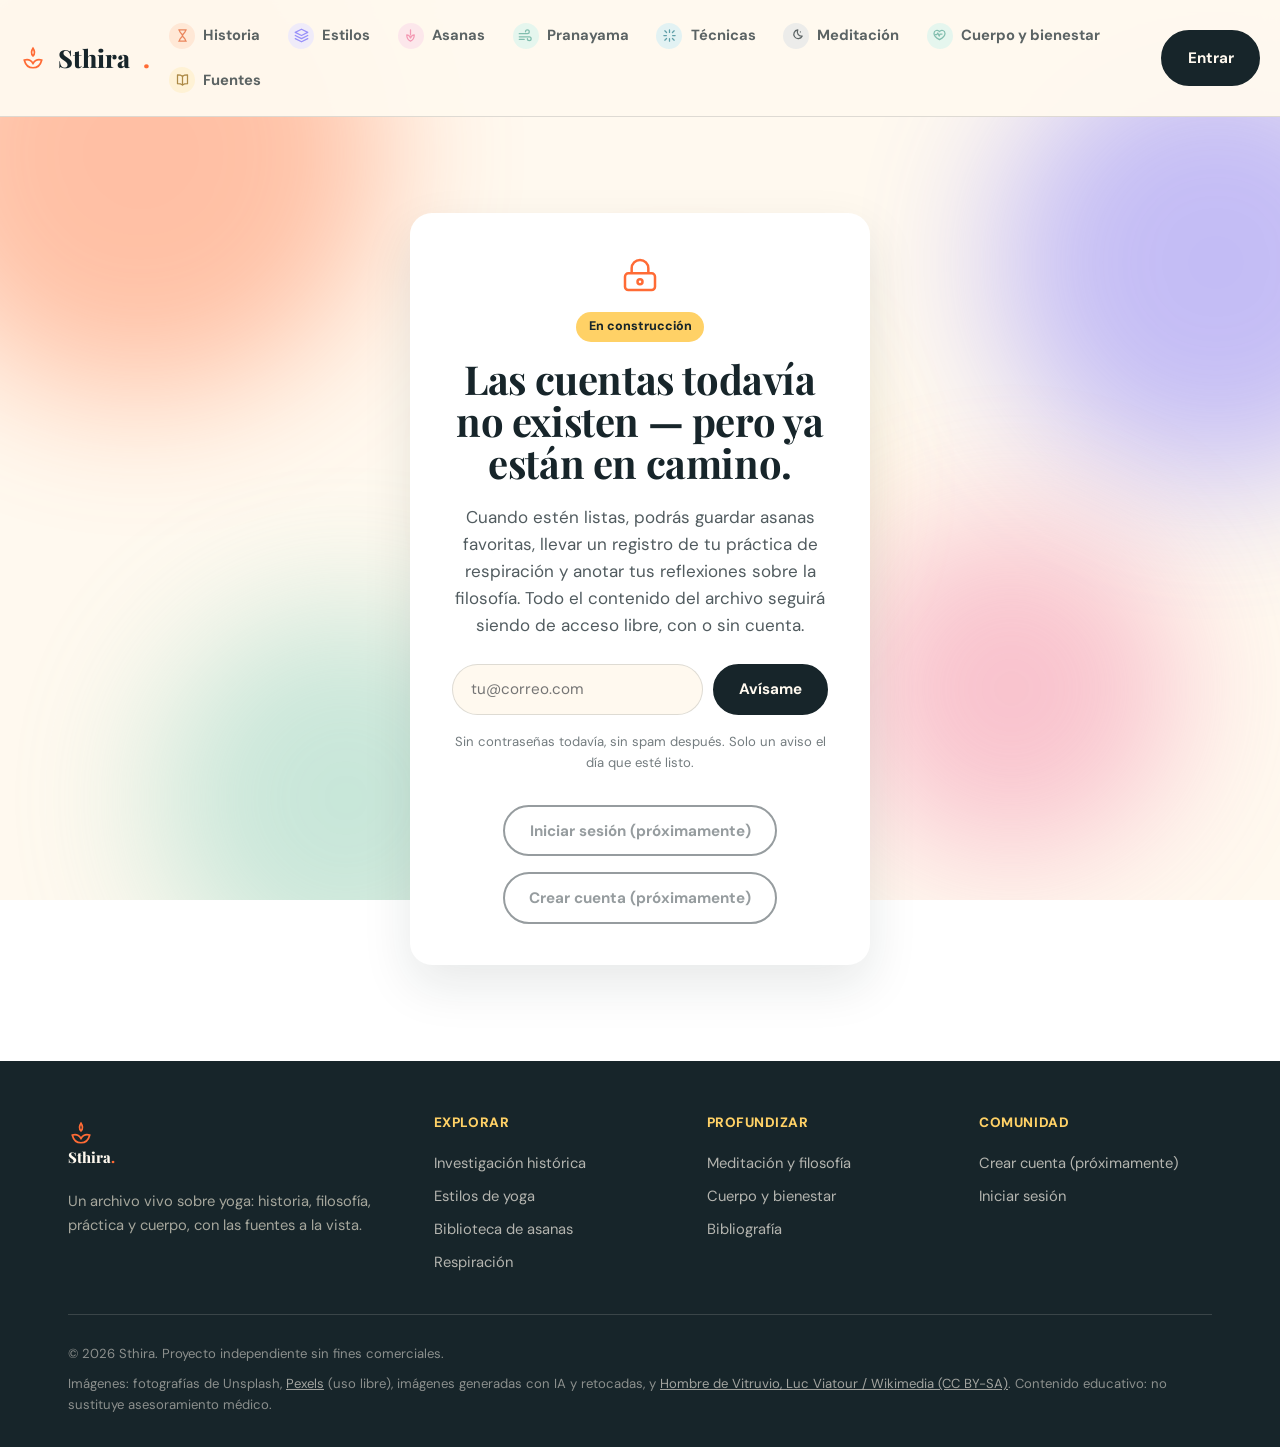
<file: cuenta.html>
﻿<!DOCTYPE html>
<html lang="es">
<head>
<meta charset="UTF-8">
<meta name="viewport" content="width=device-width, initial-scale=1.0">
<title>Tu cuenta — Sthira</title>
<meta name="description" content="Las cuentas de usuario están en construcción. Déjanos tu correo para avisarte cuando estén listas.">
<meta name="robots" content="noindex, follow">
<link rel="canonical" href="https://www.insideout.es/cuenta.html">
<meta property="og:type" content="website">
<meta property="og:site_name" content="Sthira">
<meta property="og:locale" content="es_ES">
<meta property="og:title" content="Tu cuenta — Sthira">
<meta property="og:description" content="Las cuentas de usuario están en construcción. Déjanos tu correo para avisarte cuando estén listas.">
<meta property="og:url" content="https://www.insideout.es/cuenta.html">
<meta property="og:image" content="https://images.unsplash.com/photo-1484452330304-377cdeb05340?auto=format&fit=crop&w=1200&h=630&q=80">
<meta name="twitter:card" content="summary_large_image">
<meta name="twitter:title" content="Tu cuenta — Sthira">
<meta name="twitter:description" content="Las cuentas de usuario están en construcción. Déjanos tu correo para avisarte cuando estén listas.">
<meta name="twitter:image" content="https://images.unsplash.com/photo-1484452330304-377cdeb05340?auto=format&fit=crop&w=1200&h=630&q=80">
<link rel="stylesheet" href="css/styles.css?v=25">
</head>
<body>
<div class="mesh-bg" aria-hidden="true">
  <span class="m1"></span><span class="m2"></span><span class="m3"></span><span class="m4"></span><span class="m5"></span>
</div>

<header class="site-header">
  <nav class="container nav">
    <a href="index.html" class="logo">
      <svg class="mark" viewBox="0 0 24 24" fill="none" stroke="currentColor" stroke-width="1.6"><path d="M12 3c-2 3-2 5 0 7 2-2 2-4 0-7Z"/><path d="M4 14c3-1 6 0 8 3 2-3 5-4 8-3-1 4-4 7-8 7s-7-3-8-7Z"/></svg>
      Sthira<em>.</em>
    </a>
    <button class="nav-toggle" aria-label="Abrir menú" aria-expanded="false">
      <svg viewBox="0 0 24 24" fill="none" stroke="currentColor" stroke-width="1.8"><path d="M3 6h18M3 12h18M3 18h18"/></svg>
    </button>
    <ul class="nav-links">
      <li class="nav-home"><a href="index.html"><span class="nav-icon nic-orange"><svg viewBox="0 0 24 24" fill="none" stroke="currentColor" stroke-width="2" stroke-linecap="round" stroke-linejoin="round"><path d="M3 10.5 12 3l9 7.5"/><path d="M5 9.5V21h14V9.5"/><path d="M9 21v-6h6v6"/></svg></span>Inicio</a></li>
      <li><a href="historia.html"><span class="nav-icon nic-orange"><svg viewBox="0 0 24 24" fill="none" stroke="currentColor" stroke-width="2" stroke-linecap="round" stroke-linejoin="round"><path d="M6 3h12M6 21h12M7 3c0 5 5 6 5 9s-5 4-5 9M17 3c0 5-5 6-5 9s5 4 5 9"/></svg></span>Historia</a></li>
      <li><a href="estilos.html"><span class="nav-icon nic-purple"><svg viewBox="0 0 24 24" fill="none" stroke="currentColor" stroke-width="2" stroke-linecap="round" stroke-linejoin="round"><path d="M12 2 2 7l10 5 10-5-10-5Z"/><path d="M2 12l10 5 10-5"/><path d="M2 17l10 5 10-5"/></svg></span>Estilos</a></li>
      <li><a href="asanas.html"><span class="nav-icon nic-pink"><svg viewBox="0 0 24 24" fill="none" stroke="currentColor" stroke-width="2" stroke-linecap="round" stroke-linejoin="round"><path d="M12 21c-4-2-6-6-6-10 3 0 5 2 6 5 1-3 3-5 6-5 0 4-2 8-6 10Z"/><path d="M12 11V3"/></svg></span>Asanas</a></li>
      <li><a href="respiracion.html"><span class="nav-icon nic-mint"><svg viewBox="0 0 24 24" fill="none" stroke="currentColor" stroke-width="2" stroke-linecap="round" stroke-linejoin="round"><path d="M2 9h13a3 3 0 1 0-3-3"/><path d="M2 14h16a3 3 0 1 1-3 3"/><path d="M2 18h8"/></svg></span>Pranayama</a></li>
      <li><a href="tecnicas.html"><span class="nav-icon nic-teal"><svg viewBox="0 0 24 24" fill="none" stroke="currentColor" stroke-width="2" stroke-linecap="round" stroke-linejoin="round"><path d="M12 3v4M12 17v4M4.5 4.5l2.8 2.8M16.7 16.7l2.8 2.8M3 12h4M17 12h4M4.5 19.5l2.8-2.8M16.7 7.3l2.8-2.8"/></svg></span>Técnicas</a></li>
      <li><a href="meditacion.html"><span class="nav-icon nic-ink"><svg viewBox="0 0 24 24" fill="none" stroke="currentColor" stroke-width="2" stroke-linecap="round" stroke-linejoin="round"><path d="M14 3a7 7 0 1 0 7 10 7 7 0 0 1-7-10Z"/><circle cx="18.2" cy="6.3" r="1" fill="currentColor" stroke="none"/></svg></span>Meditación</a></li>
      <li><a href="bienestar.html"><span class="nav-icon nic-mint"><svg viewBox="0 0 24 24" fill="none" stroke="currentColor" stroke-width="2" stroke-linecap="round" stroke-linejoin="round"><path d="M20.8 8.6c0 5-8.8 10-8.8 10s-8.8-5-8.8-10a4.8 4.8 0 0 1 8.8-2.7 4.8 4.8 0 0 1 8.8 2.7Z"/><path d="M5.5 10.5h2.3l1.5-2.6L11.5 13l1.4-3.3h3.1"/></svg></span>Cuerpo y bienestar</a></li>
      <li><a href="bibliografia.html"><span class="nav-icon nic-yellow"><svg viewBox="0 0 24 24" fill="none" stroke="currentColor" stroke-width="2" stroke-linecap="round" stroke-linejoin="round"><path d="M12 5C10 3.5 7 3 4 3v14c3 0 6 .5 8 2 2-1.5 5-2 8-2V3c-3 0-6 .5-8 2Z"/><path d="M12 5v14"/></svg></span>Fuentes</a></li>
    </ul>
    <div class="nav-actions">
      <a href="cuenta.html" class="btn btn-solid">Entrar</a>
    </div>
  </nav>
</header>

<main>
  <section style="padding: clamp(3.5rem,8vw,6rem) 0;">
    <div class="container">
      <div class="auth-card">
        <svg class="icon" viewBox="0 0 24 24" fill="none" stroke="currentColor" stroke-width="1.5"><rect x="3" y="11" width="18" height="10" rx="2"/><path d="M7 11V8a5 5 0 0 1 10 0v3"/><circle cx="12" cy="16" r="1.5"/></svg>
        <span class="pill">En construcción</span>
        <h2 style="margin-top:1rem;">Las cuentas todavía no existen — pero ya están en camino.</h2>
        <p style="color:var(--ink); opacity:.75;">Cuando estén listas, podrás guardar asanas favoritas, llevar un registro de tu práctica de respiración y anotar tus reflexiones sobre la filosofía. Todo el contenido del archivo seguirá siendo de acceso libre, con o sin cuenta.</p>

        <form class="notify-form" aria-label="Avísame cuando esté disponible">
          <label for="email" class="visually-hidden">Tu correo electrónico</label>
          <input type="email" id="email" placeholder="tu@correo.com" required>
          <button type="submit" class="btn btn-solid">Avísame</button>
        </form>
        <p class="form-note">Sin contraseñas todavía, sin spam después. Solo un aviso el día que esté listo.</p>

        <div style="display:flex; gap:1rem; justify-content:center; margin-top:2rem; flex-wrap:wrap;">
          <button class="btn btn-ghost is-disabled" disabled>Iniciar sesión (próximamente)</button>
          <button class="btn btn-ghost is-disabled" disabled>Crear cuenta (próximamente)</button>
        </div>
      </div>
    </div>
  </section>
</main>

<footer class="site-footer">
  <div class="container">
    <div class="footer-grid">
      <div>
        <a href="index.html" class="logo" style="margin-bottom:1rem; color:var(--cream);">
          <svg class="mark" viewBox="0 0 24 24" fill="none" stroke="currentColor" stroke-width="1.6"><path d="M12 3c-2 3-2 5 0 7 2-2 2-4 0-7Z"/><path d="M4 14c3-1 6 0 8 3 2-3 5-4 8-3-1 4-4 7-8 7s-7-3-8-7Z"/></svg>
          Sthira<em>.</em>
        </a>
        <p style="max-width:34ch; font-size:.92rem; color:rgba(243,236,218,0.65);">Un archivo vivo sobre yoga: historia, filosofía, práctica y cuerpo, con las fuentes a la vista.</p>
      </div>
      <div>
        <h4>Explorar</h4>
        <a href="historia.html">Investigación histórica</a>
        <a href="estilos.html">Estilos de yoga</a>
        <a href="asanas.html">Biblioteca de asanas</a>
        <a href="respiracion.html">Respiración</a>
      </div>
      <div>
        <h4>Profundizar</h4>
        <a href="meditacion.html">Meditación y filosofía</a>
        <a href="bienestar.html">Cuerpo y bienestar</a>
        <a href="bibliografia.html">Bibliografía</a>
      </div>
      <div>
        <h4>Comunidad</h4>
        <a href="cuenta.html">Crear cuenta (próximamente)</a>
        <a href="cuenta.html">Iniciar sesión</a>
      </div>
    </div>
    <div class="footer-bottom">
      <span>© <span class="year"></span> Sthira. Proyecto independiente sin fines comerciales.</span>
      <span>Imágenes: fotografías de Unsplash, <a href="https://www.pexels.com/es-es/license/" target="_blank" rel="noopener">Pexels</a> (uso libre), imágenes generadas con IA y retocadas, y <a href="https://commons.wikimedia.org/wiki/File:Da_Vinci_Vitruve_Luc_Viatour.jpg" target="_blank" rel="noopener">Hombre de Vitruvio, Luc Viatour / Wikimedia (CC BY-SA)</a>. Contenido educativo: no sustituye asesoramiento médico.</span>
    </div>
  </div>
</footer>

<script src="js/main.js?v=25"></script>
</body>
</html>
</file>
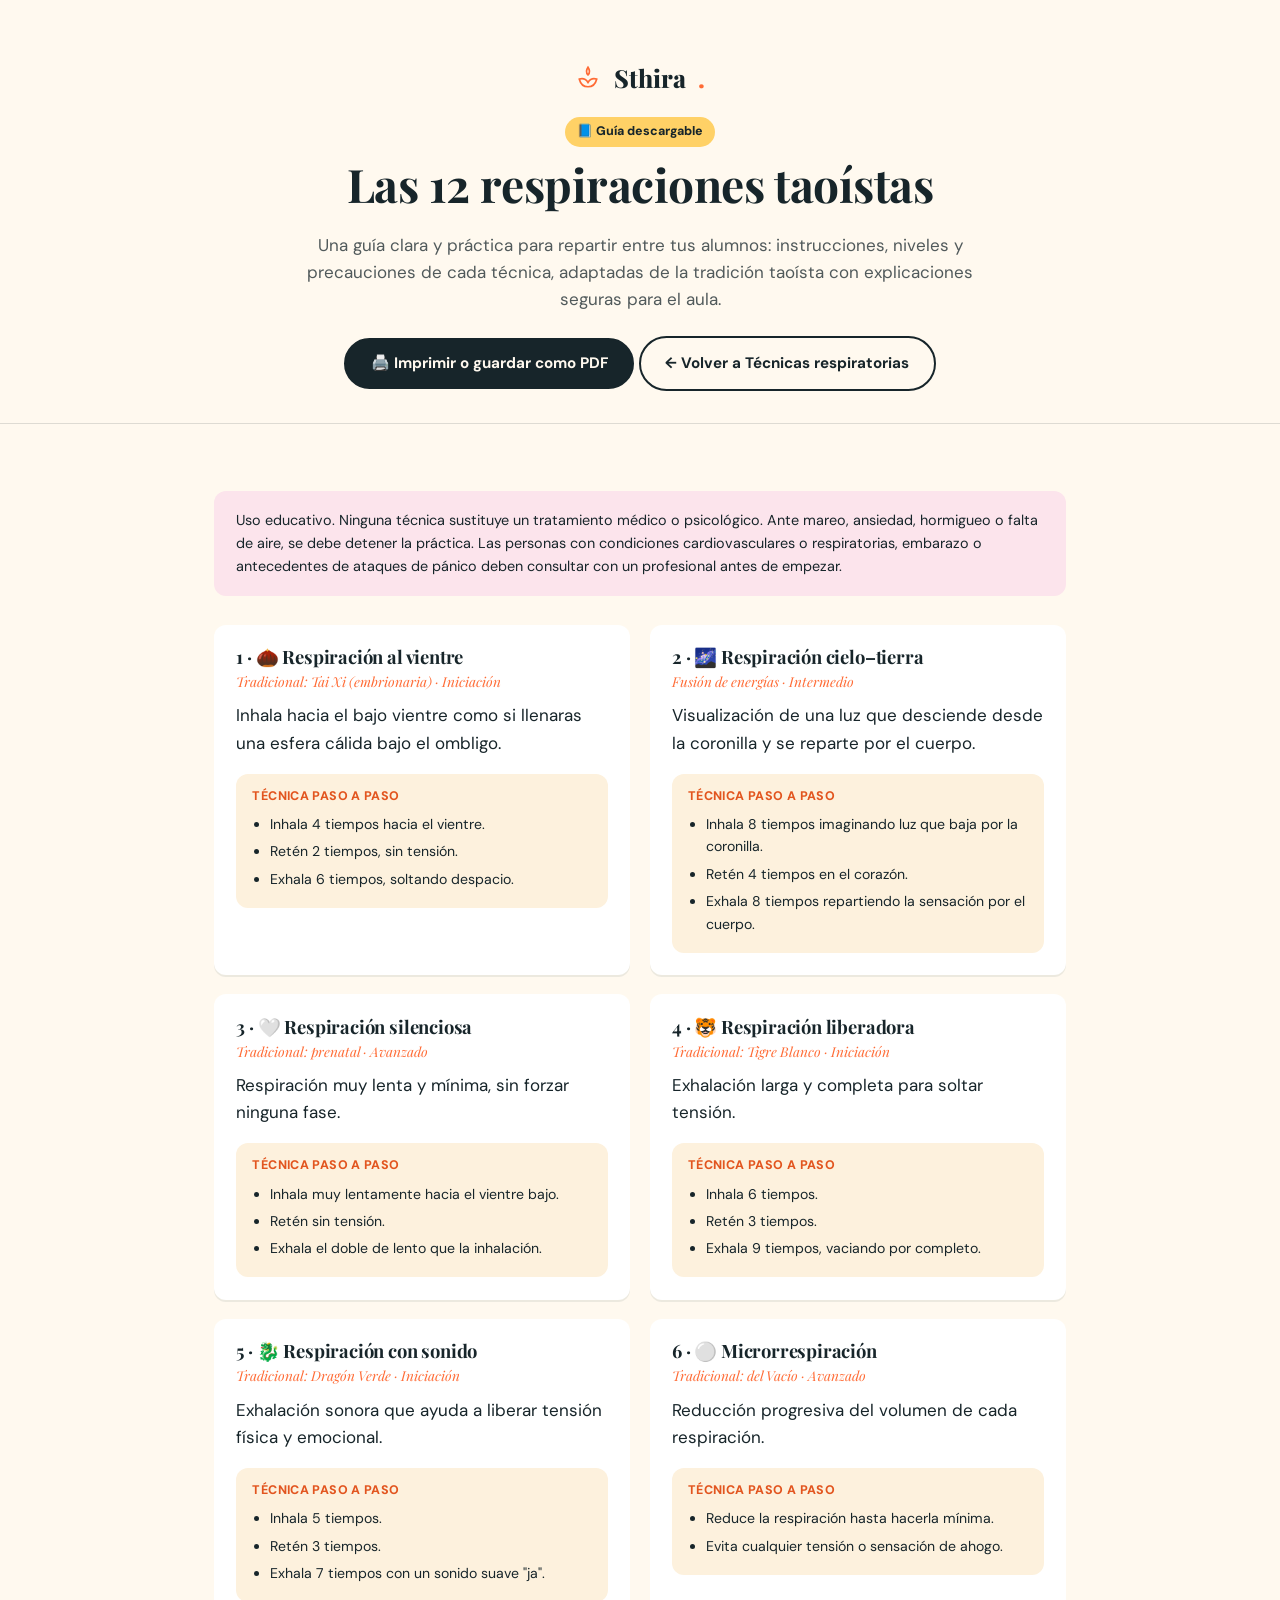
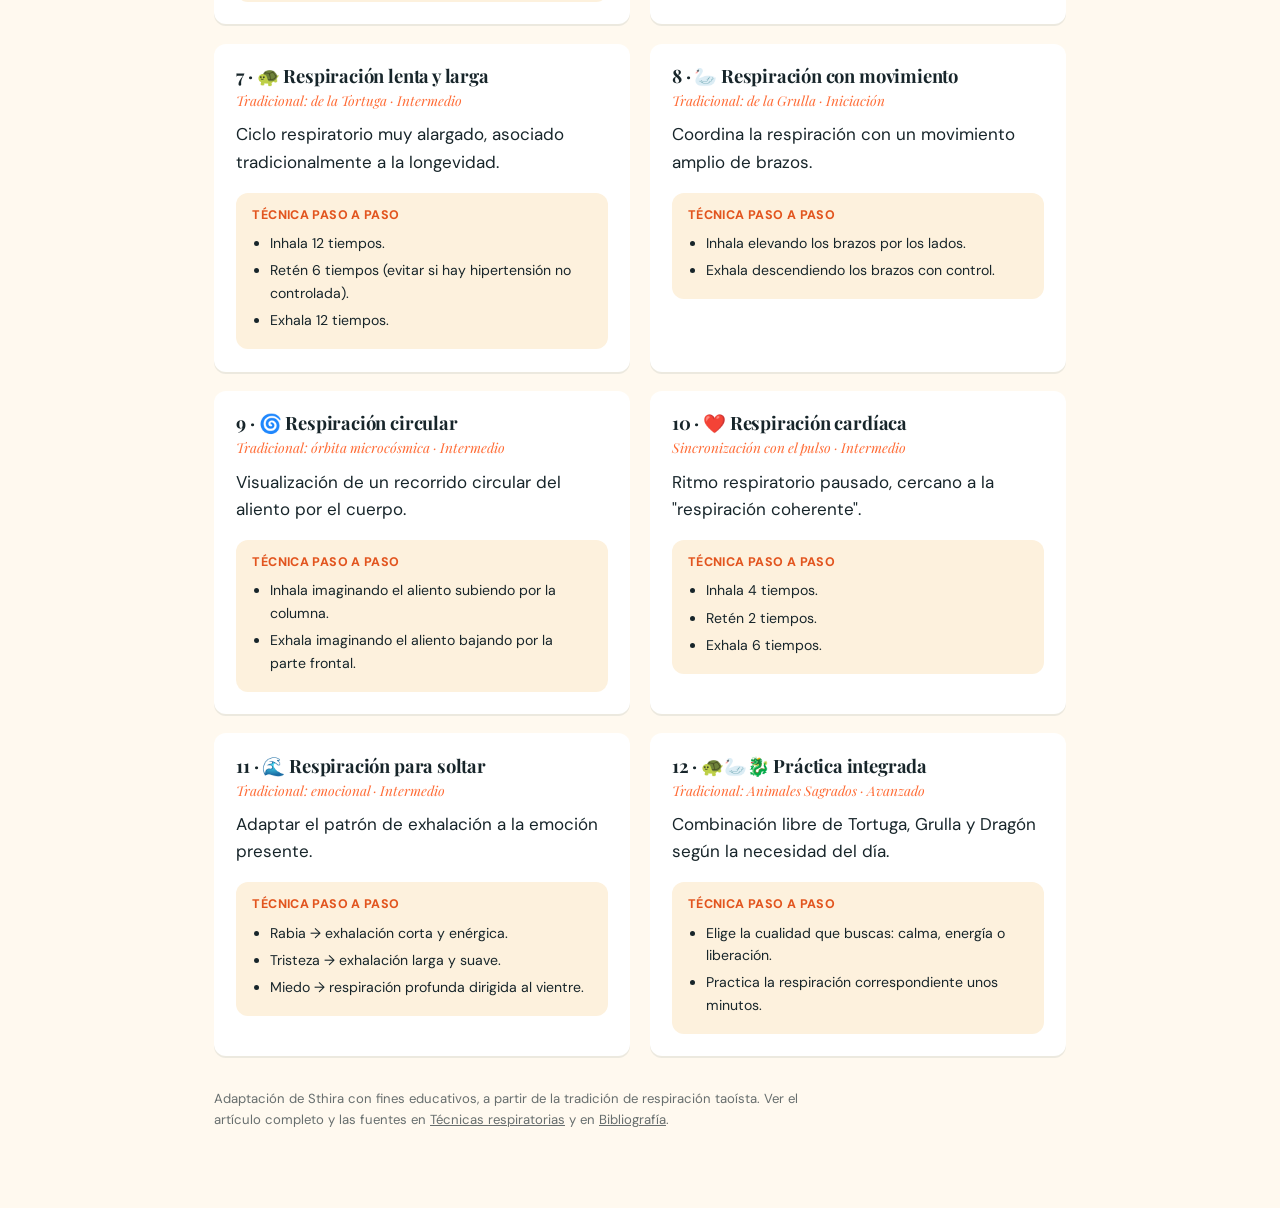
<file: guia-12-respiraciones-taoistas.html>
﻿<!DOCTYPE html>
<html lang="es">
<head>
<meta charset="UTF-8">
<meta name="viewport" content="width=device-width, initial-scale=1.0">
<title>Guía · Las 12 respiraciones taoístas — Sthira</title>
<meta name="description" content="Guía descargable e imprimible de las 12 respiraciones taoístas adaptadas, con instrucciones paso a paso para cada técnica.">
<meta name="robots" content="index, follow">
<link rel="canonical" href="https://www.insideout.es/guia-12-respiraciones-taoistas.html">
<meta property="og:type" content="website">
<meta property="og:site_name" content="Sthira">
<meta property="og:locale" content="es_ES">
<meta property="og:title" content="Guía · Las 12 respiraciones taoístas — Sthira">
<meta property="og:description" content="Guía descargable e imprimible de las 12 respiraciones taoístas adaptadas, con instrucciones paso a paso para cada técnica.">
<meta property="og:url" content="https://www.insideout.es/guia-12-respiraciones-taoistas.html">
<meta property="og:image" content="https://images.unsplash.com/photo-1484452330304-377cdeb05340?auto=format&fit=crop&w=1200&h=630&q=80">
<meta name="twitter:card" content="summary_large_image">
<meta name="twitter:title" content="Guía · Las 12 respiraciones taoístas — Sthira">
<meta name="twitter:description" content="Guía descargable e imprimible de las 12 respiraciones taoístas adaptadas, con instrucciones paso a paso para cada técnica.">
<meta name="twitter:image" content="https://images.unsplash.com/photo-1484452330304-377cdeb05340?auto=format&fit=crop&w=1200&h=630&q=80">
<link rel="stylesheet" href="css/styles.css?v=25">
<style>
  body{ background: var(--cream); }
  .guide-header{ text-align:center; padding: clamp(2.4rem,6vw,3.6rem) 1.5rem 2rem; border-bottom:1px solid var(--line); }
  .guide-header .logo{ justify-content:center; margin-bottom:1.2rem; }
  .guide-header p{ max-width:60ch; margin:.6rem auto 0; opacity:.75; }
  .guide-wrap{ max-width:900px; margin:0 auto; padding: 2.4rem 1.5rem 4rem; }
  .guide-grid{ display:grid; grid-template-columns: repeat(2,1fr); gap:1.2rem; }
  @media (max-width:700px){ .guide-grid{ grid-template-columns:1fr; } }
  .guide-card{ background:#fff; border-radius: var(--radius-s); padding:1.4rem; box-shadow: 0 2px 0 var(--line-soft); }
  .guide-card h2{ font-size:1.15rem; margin-bottom:.3rem; }
  .guide-card .g-sub{ font-family: var(--serif); font-style:italic; color:var(--orange); font-size:.85rem; display:block; margin-bottom:.6rem; }
  .guide-card details{ margin-top:.8rem; background: var(--cream-2); border-radius: var(--radius-s); padding:.8rem 1rem; }
  .guide-card summary{ cursor:pointer; font-weight:700; font-size:.9rem; }
  .guide-card details ul{ margin:.6rem 0 0; padding-left:1.1rem; }
  .guide-card details li{ list-style:disc; margin-bottom:.3rem; font-size:.88rem; }
  .g-steps{ margin-top:.8rem; background: var(--cream-2); border-radius: var(--radius-s); padding:.8rem 1rem; }
  .g-steps-label{ display:block; font-weight:800; font-size:.78rem; text-transform:uppercase; letter-spacing:.03em; color:var(--orange-d); margin-bottom:.4rem; }
  .g-steps ul{ margin:.2rem 0 0; padding-left:1.1rem; }
  .g-steps li{ list-style:disc; margin-bottom:.3rem; font-size:.88rem; }
  .guide-note{ font-size:.82rem; opacity:.65; }
  .print-btn{ display:none; }
  @media print{
    .site-header, .print-hide, .guide-header .btn{ display:none !important; }
    body{ background:#fff; }
    .guide-card{ box-shadow:none; border:1px solid #ddd; break-inside: avoid; }
  }
</style>
</head>
<body>

<div class="guide-header">
  <a href="tecnicas.html" class="logo">
    <svg class="mark" viewBox="0 0 24 24" fill="none" stroke="currentColor" stroke-width="1.6"><path d="M12 3c-2 3-2 5 0 7 2-2 2-4 0-7Z"/><path d="M4 14c3-1 6 0 8 3 2-3 5-4 8-3-1 4-4 7-8 7s-7-3-8-7Z"/></svg>
    Sthira<em>.</em>
  </a>
  <span class="pill">📘 Guía descargable</span>
  <h1 style="margin-top:.8rem;">Las 12 respiraciones taoístas</h1>
  <p>Una guía clara y práctica para repartir entre tus alumnos: instrucciones, niveles y precauciones de cada técnica, adaptadas de la tradición taoísta con explicaciones seguras para el aula.</p>
  <div class="print-hide" style="margin-top:1.4rem;">
    <button class="btn btn-solid" onclick="window.print()">🖨️ Imprimir o guardar como PDF</button>
    <a href="tecnicas.html" class="btn btn-ghost">← Volver a Técnicas respiratorias</a>
  </div>
</div>

<div class="guide-wrap">

  <div class="disclaimer" style="margin-bottom:1.8rem;">
    Uso educativo. Ninguna técnica sustituye un tratamiento médico o psicológico. Ante mareo, ansiedad, hormigueo o falta de aire, se debe detener la práctica. Las personas con condiciones cardiovasculares o respiratorias, embarazo o antecedentes de ataques de pánico deben consultar con un profesional antes de empezar.
  </div>

  <div class="guide-grid">

    <div class="guide-card">
      <h2>1 · 🌰 Respiración al vientre</h2>
      <span class="g-sub">Tradicional: Tai Xi (embrionaria) · Iniciación</span>
      <p>Inhala hacia el bajo vientre como si llenaras una esfera cálida bajo el ombligo.</p>
      <div class="g-steps"><span class="g-steps-label">Técnica paso a paso</span><ul>
        <li>Inhala 4 tiempos hacia el vientre.</li>
        <li>Retén 2 tiempos, sin tensión.</li>
        <li>Exhala 6 tiempos, soltando despacio.</li>
      </ul></div>
    </div>

    <div class="guide-card">
      <h2>2 · 🌌 Respiración cielo–tierra</h2>
      <span class="g-sub">Fusión de energías · Intermedio</span>
      <p>Visualización de una luz que desciende desde la coronilla y se reparte por el cuerpo.</p>
      <div class="g-steps"><span class="g-steps-label">Técnica paso a paso</span><ul>
        <li>Inhala 8 tiempos imaginando luz que baja por la coronilla.</li>
        <li>Retén 4 tiempos en el corazón.</li>
        <li>Exhala 8 tiempos repartiendo la sensación por el cuerpo.</li>
      </ul></div>
    </div>

    <div class="guide-card">
      <h2>3 · 🤍 Respiración silenciosa</h2>
      <span class="g-sub">Tradicional: prenatal · Avanzado</span>
      <p>Respiración muy lenta y mínima, sin forzar ninguna fase.</p>
      <div class="g-steps"><span class="g-steps-label">Técnica paso a paso</span><ul>
        <li>Inhala muy lentamente hacia el vientre bajo.</li>
        <li>Retén sin tensión.</li>
        <li>Exhala el doble de lento que la inhalación.</li>
      </ul></div>
    </div>

    <div class="guide-card">
      <h2>4 · 🐯 Respiración liberadora</h2>
      <span class="g-sub">Tradicional: Tigre Blanco · Iniciación</span>
      <p>Exhalación larga y completa para soltar tensión.</p>
      <div class="g-steps"><span class="g-steps-label">Técnica paso a paso</span><ul>
        <li>Inhala 6 tiempos.</li>
        <li>Retén 3 tiempos.</li>
        <li>Exhala 9 tiempos, vaciando por completo.</li>
      </ul></div>
    </div>

    <div class="guide-card">
      <h2>5 · 🐉 Respiración con sonido</h2>
      <span class="g-sub">Tradicional: Dragón Verde · Iniciación</span>
      <p>Exhalación sonora que ayuda a liberar tensión física y emocional.</p>
      <div class="g-steps"><span class="g-steps-label">Técnica paso a paso</span><ul>
        <li>Inhala 5 tiempos.</li>
        <li>Retén 3 tiempos.</li>
        <li>Exhala 7 tiempos con un sonido suave "ja".</li>
      </ul></div>
    </div>

    <div class="guide-card">
      <h2>6 · ⚪ Microrrespiración</h2>
      <span class="g-sub">Tradicional: del Vacío · Avanzado</span>
      <p>Reducción progresiva del volumen de cada respiración.</p>
      <div class="g-steps"><span class="g-steps-label">Técnica paso a paso</span><ul>
        <li>Reduce la respiración hasta hacerla mínima.</li>
        <li>Evita cualquier tensión o sensación de ahogo.</li>
      </ul></div>
    </div>

    <div class="guide-card">
      <h2>7 · 🐢 Respiración lenta y larga</h2>
      <span class="g-sub">Tradicional: de la Tortuga · Intermedio</span>
      <p>Ciclo respiratorio muy alargado, asociado tradicionalmente a la longevidad.</p>
      <div class="g-steps"><span class="g-steps-label">Técnica paso a paso</span><ul>
        <li>Inhala 12 tiempos.</li>
        <li>Retén 6 tiempos (evitar si hay hipertensión no controlada).</li>
        <li>Exhala 12 tiempos.</li>
      </ul></div>
    </div>

    <div class="guide-card">
      <h2>8 · 🦢 Respiración con movimiento</h2>
      <span class="g-sub">Tradicional: de la Grulla · Iniciación</span>
      <p>Coordina la respiración con un movimiento amplio de brazos.</p>
      <div class="g-steps"><span class="g-steps-label">Técnica paso a paso</span><ul>
        <li>Inhala elevando los brazos por los lados.</li>
        <li>Exhala descendiendo los brazos con control.</li>
      </ul></div>
    </div>

    <div class="guide-card">
      <h2>9 · 🌀 Respiración circular</h2>
      <span class="g-sub">Tradicional: órbita microcósmica · Intermedio</span>
      <p>Visualización de un recorrido circular del aliento por el cuerpo.</p>
      <div class="g-steps"><span class="g-steps-label">Técnica paso a paso</span><ul>
        <li>Inhala imaginando el aliento subiendo por la columna.</li>
        <li>Exhala imaginando el aliento bajando por la parte frontal.</li>
      </ul></div>
    </div>

    <div class="guide-card">
      <h2>10 · ❤️ Respiración cardíaca</h2>
      <span class="g-sub">Sincronización con el pulso · Intermedio</span>
      <p>Ritmo respiratorio pausado, cercano a la "respiración coherente".</p>
      <div class="g-steps"><span class="g-steps-label">Técnica paso a paso</span><ul>
        <li>Inhala 4 tiempos.</li>
        <li>Retén 2 tiempos.</li>
        <li>Exhala 6 tiempos.</li>
      </ul></div>
    </div>

    <div class="guide-card">
      <h2>11 · 🌊 Respiración para soltar</h2>
      <span class="g-sub">Tradicional: emocional · Intermedio</span>
      <p>Adaptar el patrón de exhalación a la emoción presente.</p>
      <div class="g-steps"><span class="g-steps-label">Técnica paso a paso</span><ul>
        <li>Rabia → exhalación corta y enérgica.</li>
        <li>Tristeza → exhalación larga y suave.</li>
        <li>Miedo → respiración profunda dirigida al vientre.</li>
      </ul></div>
    </div>

    <div class="guide-card">
      <h2>12 · 🐢🦢🐉 Práctica integrada</h2>
      <span class="g-sub">Tradicional: Animales Sagrados · Avanzado</span>
      <p>Combinación libre de Tortuga, Grulla y Dragón según la necesidad del día.</p>
      <div class="g-steps"><span class="g-steps-label">Técnica paso a paso</span><ul>
        <li>Elige la cualidad que buscas: calma, energía o liberación.</li>
        <li>Practica la respiración correspondiente unos minutos.</li>
      </ul></div>
    </div>

  </div>

  <p class="guide-note" style="margin-top:2rem;">Adaptación de Sthira con fines educativos, a partir de la tradición de respiración taoísta. Ver el artículo completo y las fuentes en <a href="tecnicas.html">Técnicas respiratorias</a> y en <a href="bibliografia.html">Bibliografía</a>.</p>
</div>

</body>
</html>
</file>
<file: css/styles.css>
/* =========================================================
   STHIRA — sistema de diseño v3 ("vistoso")
   Tipografía: Playfair Display (titulares) + DM Sans (cuerpo)
   Paleta viva de bloques de color + fotografía real
   ========================================================= */

@import url('https://fonts.googleapis.com/css2?family=Playfair+Display:ital,wght@0,600;0,700;0,800;1,600&family=DM+Sans:wght@400;500;600;700;800&family=Noto+Sans+Devanagari:wght@400;600&display=swap');

:root{
  --ink:      #17252A;
  --ink-2:    #223339;
  --cream:    #FFF9EF;
  --cream-2:  #FDF1DD;
  --orange:   #FF6B35;
  --orange-d: #E2551F;
  --yellow:   #FFD166;
  --mint:     #77CBB9;
  --mint-d:   #4CA593;
  --pink:     #EF709B;
  --purple:   #6C63FF;
  --line: rgba(23,37,42,0.14);
  --line-soft: rgba(23,37,42,0.08);

  --serif: 'Playfair Display', Georgia, serif;
  --sans: 'DM Sans', -apple-system, BlinkMacSystemFont, sans-serif;
  --deva: 'Noto Sans Devanagari', var(--serif);

  --maxw: 1240px;
  --radius: 22px;
  --radius-s: 12px;
  --pill: 999px;
}

*,*::before,*::after{ box-sizing: border-box; }
html{ scroll-behavior: smooth; }
body{
  margin:0;
  color: var(--ink);
  font-family: var(--sans);
  font-size: 17px;
  line-height: 1.6;
  -webkit-font-smoothing: antialiased;
}

img,svg{ max-width:100%; display:block; }
a{ color: inherit; }
ul{ margin:0; padding:0; list-style:none; }

h1,h2,h3,h4{
  font-family: var(--serif);
  font-weight: 700;
  line-height: 1.05;
  margin: 0 0 .5em 0;
  color: var(--ink);
  letter-spacing: -0.01em;
}
h1{ font-size: clamp(2rem, 3.6vw, 3.1rem); }
h2{ font-size: clamp(1.7rem, 3.4vw, 2.5rem); }
h3{ font-size: 1.5rem; font-weight: 700;}
h4{ font-size: 1.1rem; font-weight:700; font-family: var(--sans); }

p{ margin: 0 0 1em 0; max-width: 66ch; }
.lede{ font-size: 1.22rem; color: var(--ink); opacity:.72; max-width: 54ch; font-weight:400; line-height:1.65; }

.container{ max-width: var(--maxw); margin: 0 auto; padding: 0 clamp(1.25rem, 4vw, 3rem); }

.dropcap{
  float:left; font-family: var(--serif); font-style:italic; color: var(--orange);
  font-size: 1.4em; line-height: .8; padding-right:.07em; font-weight:800;
}

/* Buttons — full pill, bold */
.btn{
  display:inline-flex; align-items:center; gap:.55em;
  font-family: var(--sans); font-weight:700; font-size:.95rem;
  padding:.9em 1.6em;
  border-radius: var(--pill);
  border: 2px solid var(--ink);
  background: transparent;
  color: var(--ink);
  cursor:pointer;
  text-decoration:none;
  transition: background .18s ease, color .18s ease, transform .12s ease;
}
.btn svg{ width:16px; height:16px; transition: transform .18s ease; }
.btn:hover{ transform: translateY(-2px); }
.btn:hover svg{ transform: translateX(3px); }
.btn-solid{ background: var(--ink); color: var(--cream); border-color: var(--ink); }
.btn-solid:hover{ background: var(--orange); border-color: var(--orange); color:#fff; }
.btn-ghost{ border-color: var(--ink); }
.btn-ghost:hover{ background: var(--ink); color: var(--cream); }
.btn[disabled], .btn.is-disabled{ opacity:.45; cursor:not-allowed; transform:none !important; }

.pill{
  display:inline-flex; align-items:center; gap:.5em; font-size:.78rem; font-weight:800;
  padding:.4em 1em; border-radius:var(--pill);
  background: var(--yellow); color: var(--ink);
}

.num{
  font-family: var(--serif); font-style: italic; color: var(--orange);
  font-size: .82rem; font-weight:700;
}

.dot-rule{ display:flex; gap:8px; align-items:center; margin: 0 0 2.4rem; }
.dot-rule span{ width:5px; height:5px; border-radius:50%; background: var(--line); }
.dot-rule span:nth-child(4n+1){ background: var(--orange); }
.dot-rule span:nth-child(4n+2){ background: var(--mint); }
.dot-rule span:nth-child(4n+3){ background: var(--purple); }

/* =============== HEADER / NAV =============== */
.site-header{
  position: sticky; top:0; z-index:50;
  background: rgba(255,249,239,0.96);
  backdrop-filter: blur(10px);
  border-bottom: 1px solid var(--line);
}
.nav{ display:flex; align-items:center; justify-content:space-between; padding: 1rem 0; gap: 1.5rem; }
.logo{
  font-family: var(--serif); font-size:1.55rem; font-weight:800;
  text-decoration:none; display:flex; align-items:center; gap:.5em;
  white-space: nowrap; color: var(--ink);
}
.logo .mark{ width:26px; height:26px; color: var(--orange); flex:none; }
.logo em{ font-style:normal; color: var(--orange); }

.nav-links{ display:flex; gap: .35rem; align-items:center; font-size:.92rem; font-weight:700; flex-wrap:wrap; }
.nav-links a{
  text-decoration:none; color: var(--ink); opacity:.7;
  padding: .45em 1em .45em .5em; border-radius: var(--pill);
  display:inline-flex; align-items:center; gap:.55em;
  transition: all .15s ease;
}
.nav-links a:hover{ opacity:1; background: var(--cream-2); }
.nav-links a.active{ opacity:1; background: var(--ink); color: var(--cream); }

.nav-icon{
  width:26px; height:26px; border-radius:50%; flex:none;
  display:inline-flex; align-items:center; justify-content:center;
  transition: transform .25s cubic-bezier(.34,1.56,.64,1);
}
.nav-icon svg{ width:15px; height:15px; }
.nav-links a:hover .nav-icon{ transform: rotate(-12deg) scale(1.15); }
.nav-links a.active .nav-icon{ transform: scale(1.08); }

.nic-orange{ background:#FFE1CE; color:var(--orange-d); }
.nic-purple{ background:#E9E6FF; color:var(--purple); }
.nic-pink{ background:#FCE0EA; color:var(--pink); }
.nic-mint{ background:#DBF5EE; color:var(--mint-d); }
.nic-ink{ background:#E4E7E8; color:var(--ink); }
.nic-yellow{ background:#FFF0CC; color:#8A5B00; }
.nic-teal{ background:#D6F0F5; color:#1D7A8C; }

.nav-actions{ display:flex; align-items:center; gap:.7rem; flex:none; }
.nav-toggle{ display:none; background:none; border:none; cursor:pointer; padding:.4rem; }
.nav-toggle svg{ width:24px;height:24px; }
.nav-home{ display:none; }

@media (max-width: 1080px){
  .nav{ flex-wrap: wrap; justify-content: flex-start; }
  .logo{ order: 1; }
  .nav-actions{ display:none; }
  .nav-toggle{ order: 2; z-index: 210; margin-left:auto; }
  .nav-links{
    display:none !important; position:fixed !important; inset:0 !important; z-index:200;
    background: linear-gradient(165deg, var(--purple) 0%, var(--pink) 48%, var(--orange) 100%) !important;
    grid-template-columns: 1fr !important; grid-auto-flow: row !important;
    align-items:stretch; justify-items:stretch;
    gap:.65rem; padding: 6.5rem clamp(1.5rem,6vw,3rem) 3rem; overflow-y:auto;
  }
  .nav-links.open{ display:grid !important; }
  .nav-links li{ width:100%; list-style:none; }
  .nav-home{ display:block; }
  .nav-links a{
    width:100%; opacity:1; color:#fff; font-size:1.25rem; font-weight:800; padding: 1.15rem 1.3rem;
    border-radius: var(--radius-s); background: rgba(255,255,255,0.16);
    display:flex; align-items:center; gap:.7em;
    backdrop-filter: blur(6px);
  }
  .nav-links a::after{ display:none; }
  .nav-links a:hover{ background: rgba(255,255,255,0.28); }
  .nav-links a.active{ background:#fff; color: var(--ink); }
  .nav-links a.active .nav-icon{ background: var(--cream-2); color:var(--ink); }
  .nav-icon{ width:36px; height:36px; background: rgba(255,255,255,0.9); }
  .nav-icon svg{ width:18px; height:18px; }
  .nav-toggle{ display:flex; color: var(--ink); position:relative; }
  .nav-toggle.open{ color: var(--cream); }
}
/* El backdrop-filter del header crea un "containing block" para sus
   descendientes fixed, así que el menú a pantalla completa quedaba
   encajado dentro de la caja del header en vez de cubrir el viewport. */
body.nav-open .site-header{ backdrop-filter:none; }
@media (max-width: 380px){
  .nav-actions .btn{ padding: .7em 1.1em; font-size:.88rem; }
}

/* =============== HERO (home) =============== */
.hero{ padding: clamp(2.4rem,6vw,4.5rem) 0 0; }
.hero-grid{ display:grid; grid-template-columns: 1.05fr .95fr; gap: clamp(2rem,5vw,3.5rem); align-items:start; }
@media (max-width: 920px){ .hero-grid{ grid-template-columns:1fr; } }

.hero-kicker{
  font-size:.8rem; font-weight:800; letter-spacing:.08em; color: var(--orange);
  margin-bottom:1.1rem; display:block; text-transform:uppercase;
}
.hero h1{ margin-bottom:.5em; }
.hero h1 em{ font-style:italic; color: var(--purple); }
.hero-actions{ display:flex; gap:1rem; margin-top:1.9rem; flex-wrap:wrap; }

.facts-strip{ display:flex; margin-top: clamp(2.6rem,6vw,4rem); gap: clamp(1.4rem,4vw,2.6rem); flex-wrap:wrap; }
.fact{ padding: 1rem 1.3rem; border-radius: var(--radius-s); background: var(--cream-2); }
.fact .fact-num{ font-family:var(--serif); font-weight:800; font-size:1.7rem; color:var(--orange); display:block; }
.fact .fact-label{ font-size:.83rem; color:var(--ink); opacity:.68; max-width:18ch; }

/* Photo hero — circular, halo, orbit ring (home) */
.photo-hero-wrap{ position:relative; width:100%; max-width:460px; margin:0 auto; }
.photo-hero{ position:relative; width:100%; aspect-ratio:1/1; overflow:hidden; }
.photo-hero .halo{ position:absolute; inset:6%; border-radius:50%; background: var(--yellow); filter: blur(2px); }
.photo-hero img{
  position:relative; width:88%; aspect-ratio:1/1; object-fit:cover; border-radius:50%;
  margin: 6% auto 0; box-shadow: 0 20px 50px rgba(23,37,42,0.25);
}
.photo-hero .orbit{ position:absolute; inset:2%; border:1.5px dashed var(--orange); border-radius:50%; animation: spin 34s linear infinite; }
.photo-hero .orbit-b{ inset:16%; border-color: var(--purple); animation-direction:reverse; animation-duration:24s; }
@keyframes spin{ to{ transform: rotate(360deg); } }
.photo-caption{
  position:absolute; left:50%; bottom:-14px; transform:translateX(-50%);
  background:#fff; padding:.6em 1.2em; border-radius:var(--pill); font-size:.78rem; font-weight:700;
  box-shadow: 0 10px 30px rgba(0,0,0,0.08); white-space:nowrap;
}
@media (prefers-reduced-motion: reduce){ .orbit, .orbit-b{ animation:none; } }

/* Photo band — full-width banner (aún se usa en index para la galería, no en capítulos) */
.photo-band{
  position:relative; margin: 0 0 0; border-radius: var(--radius); overflow:hidden;
  aspect-ratio: 21/5.5; max-height:260px;
}
.photo-band img{ width:100%; height:100%; object-fit:cover; }
.photo-band .band-caption{
  position:absolute; left:1.2rem; bottom:1.2rem; background: rgba(23,37,42,0.82); color:#fff;
  padding:.5em 1em; border-radius: var(--pill); font-size:.78rem; font-weight:600;
}
@media (max-width:700px){ .photo-band{ aspect-ratio: 16/9; max-height:200px; } }

/* Blob card — tarjeta fotográfica orgánica y juguetona para las cabeceras de capítulo */
.blob-wrap{ position:relative; width:100%; max-width:320px; margin:0 auto; }
.blob-card{
  position:relative; width:100%; aspect-ratio:1/1;
  border-radius: 44% 56% 48% 52% / 55% 42% 58% 45%;
  box-shadow: 0 20px 45px rgba(23,37,42,0.16);
  transform: rotate(-4deg);
  overflow:hidden;
  border: 8px solid #fff;
  transition: transform .3s ease;
}
.blob-card:hover{ transform: rotate(-1deg) scale(1.02); }
.blob-card img{ width:100%; height:100%; object-fit:cover; display:block; }
.blob-ring{
  position:absolute; inset:9%; border:2px dashed rgba(255,255,255,0.7); border-radius:50%;
  animation: spin 26s linear infinite; pointer-events:none;
}
.blob-sticker{
  position:absolute; background:#fff; border-radius:14px; padding:.5em .85em;
  box-shadow: 0 10px 24px rgba(23,37,42,0.16); font-weight:800; font-size:.76rem; color:var(--ink);
  white-space:nowrap;
}
.blob-sticker.s1{ top:4%; right:-8%; transform: rotate(7deg); }
.blob-sticker.s2{ bottom:2%; left:-10%; transform: rotate(-6deg); }
.blob-orange{ border-color: var(--orange); } .blob-orange .blob-ring{ border-color: rgba(255,107,53,.55); }
.blob-purple{ border-color: var(--purple); } .blob-purple .blob-ring{ border-color: rgba(108,99,255,.55); }
.blob-pink{ border-color: var(--pink); } .blob-pink .blob-ring{ border-color: rgba(239,112,155,.55); }
.blob-mint{ border-color: var(--mint-d); } .blob-mint .blob-ring{ border-color: rgba(76,165,147,.5); }
.blob-ink{ border-color: var(--ink); } .blob-ink .blob-ring{ border-color: rgba(23,37,42,.4); }
.blob-yellow{ border-color: var(--yellow); } .blob-yellow .blob-ring{ border-color: rgba(255,209,102,.7); }
.blob-teal{ border-color: #1D7A8C; } .blob-teal .blob-ring{ border-color: rgba(29,122,140,.5); }
@media (max-width:700px){ .blob-wrap{ max-width:220px; } }

/* Gallery grid */
.gallery{ display:grid; grid-template-columns: repeat(3,1fr); gap:1rem; }
.gallery a{ display:block; border-radius: var(--radius-s); overflow:hidden; aspect-ratio: 4/5; }
.gallery img{ width:100%; height:100%; object-fit:cover; transition: transform .3s ease; }
.gallery a:hover img{ transform: scale(1.05); }
@media (max-width:760px){ .gallery{ grid-template-columns: 1fr 1fr; } .gallery a:first-child{ grid-column: span 2; aspect-ratio: 16/9;} }

/* =============== SECTION SCAFFOLDING =============== */
section{ padding: clamp(2.8rem,6vw,5rem) 0; }
.section-alt{ background: var(--cream-2); }
.bg-ink{ background: var(--ink); color: var(--cream); }
.bg-ink h2, .bg-ink h3, .bg-ink h1{ color: var(--cream); }
.bg-ink p, .bg-ink .lede{ color: var(--cream); opacity:.78; }
.bg-ink .num{ color: var(--yellow); }
.bg-ink .dot-rule span{ background: rgba(255,249,239,0.25); }

.bg-purple{ background: var(--purple); color: #fff; }
.bg-purple h2,.bg-purple h3{ color:#fff; }
.bg-purple p, .bg-purple .lede{ color:#fff; opacity:.88; }
.bg-purple .num{ color: var(--yellow); }

.bg-mint{ background: var(--mint); color: var(--ink); }
.bg-mint h2,.bg-mint h3{ color: var(--ink); }

.bg-yellow{ background: var(--yellow); }
.bg-pink{ background: var(--pink); color:#fff; }
.bg-pink h2,.bg-pink h3{ color:#fff; }
.bg-pink p{ color:#fff; opacity:.9; }

.bg-ink .btn-ghost, .bg-purple .btn-ghost, .bg-pink .btn-ghost{ border-color: var(--cream); color: var(--cream); }
.bg-ink .btn-ghost:hover, .bg-purple .btn-ghost:hover, .bg-pink .btn-ghost:hover{ background: var(--cream); color: var(--ink); }

.section-head{ display:flex; justify-content:space-between; align-items:flex-end; gap:2rem; margin-bottom: 2.6rem; flex-wrap:wrap; }

.split{ display:grid; grid-template-columns: 1fr 1fr; gap: clamp(2.2rem,5vw,4.5rem); align-items:center; }
.split.rev{ direction: rtl; }
.split.rev > *{ direction: ltr; }
@media (max-width: 860px){ .split{ grid-template-columns:1fr; } .split.rev{ direction:ltr; } }

/* Timeline — colorful alternating cards (inspired by reference) */
.timeline{ position:relative; border-left:2px dashed var(--line); margin-left: 6px; }
.timeline-item{ position:relative; padding: 0 0 2.6rem 2.2rem; }
.timeline-item:last-child{ padding-bottom:0; }
.timeline-item::before{ content:""; position:absolute; left:-7px; top:.35em; width:12px; height:12px; border-radius:50%; background: var(--orange); border:2px solid var(--cream); }
.timeline-era{ font-family:var(--sans); font-weight:800; color:var(--orange); font-size:.85rem; margin-bottom:.3em; display:block; text-transform:uppercase; letter-spacing:.03em;}

/* Bento grid — chapter index on homepage */
.bento{ display:grid; grid-template-columns: repeat(6, 1fr); gap:1.1rem; }
.bento-item{
  grid-column: span 2; background: #fff; border-radius: var(--radius);
  padding: 1.9rem; display:flex; flex-direction:column; gap:.7rem; text-decoration:none; color:var(--ink);
  position:relative; overflow:hidden; transition: transform .2s ease, box-shadow .2s ease;
  min-height: 220px; box-shadow: 0 2px 0 var(--line-soft);
}
.bento-item:hover{ transform: translateY(-4px); box-shadow: 0 16px 30px rgba(23,37,42,0.12); }
.bento-item.big{ grid-column: span 3; }
.bento-item .icon{ width:30px; height:30px; color: var(--mint-d); margin-top:auto; }
.bento-item h4{ font-family:var(--serif); font-weight:800; font-size:1.5rem; margin-bottom:0; }
.bento-item p{ font-size:.92rem; color:var(--ink); opacity:.68; margin-bottom:0; }
.bento-item .go{ position:absolute; top:1.7rem; right:1.7rem; font-size:1.3rem; color:var(--orange); opacity:0; transform: translate(-4px,4px); transition: all .2s ease; }
.bento-item:hover .go{ opacity:1; transform:translate(0,0); }
.bento-item:nth-child(2){ background: #FFF0D5; }
.bento-item:nth-child(3){ background: #E7FAF5; }
.bento-item:nth-child(4){ background: #FCE4EC; }
.bento-item:nth-child(5){ background: #EFEBFF; }
.bento-item:nth-child(6){ background: #FFF0D5; }
.bento-item:nth-child(7){ background: #E7FAF5; }
@media (max-width: 900px){ .bento{ grid-template-columns: repeat(2,1fr); } .bento-item, .bento-item.big{ grid-column: span 1; } }

/* Cards */
.grid{ display:grid; gap: 1.1rem; }
.grid-3{ grid-template-columns: repeat(3,1fr); }
.grid-4{ grid-template-columns: repeat(4,1fr); }
@media (max-width: 980px){ .grid-3{ grid-template-columns: repeat(2,1fr);} .grid-4{ grid-template-columns: repeat(2,1fr);} }
@media (max-width: 620px){ .grid-3,.grid-4{ grid-template-columns: 1fr; } }

.card{
  background: #fff; border-radius: var(--radius-s);
  padding: 1.6rem; display:flex; flex-direction:column; gap:.6rem;
  box-shadow: 0 2px 0 var(--line-soft);
}
.card .icon{ width:28px; height:28px; color: var(--mint-d); }
.card h4{ margin-bottom:.1em; }
.card p{ font-size:.94rem; color: var(--ink); opacity:.72; margin-bottom:0; }

.pull-quote{
  border-left: 4px solid var(--purple); padding: .2rem 0 .2rem 1.6rem; margin: 2rem 0;
  font-family: var(--serif); font-style:italic; font-weight:700; font-size:1.35rem; color: var(--ink); max-width:52ch;
}
.pull-quote cite{ display:block; font-style:normal; font-weight:500; font-family:var(--sans); font-size:.8rem; opacity:.6; margin-top:.6rem; }

/* Marco vistoso para tablas comparativas */
.table-frame{
  padding: 5px; border-radius: calc(var(--radius) + 5px);
  background: linear-gradient(120deg, var(--orange), var(--pink), var(--purple), var(--mint-d));
  box-shadow: 0 20px 45px rgba(23,37,42,0.18);
}
.table-frame-inner{ background:#fff; border-radius: var(--radius); overflow-x:auto; }
.compare-table{ width:100%; border-collapse:collapse; font-size:.88rem; min-width:760px; }
.compare-table th{
  background: var(--ink); color: var(--cream); text-align:left; padding:1em 1.1em;
  font-size:.74rem; font-weight:800; text-transform:uppercase; letter-spacing:.03em; white-space:nowrap;
}
.compare-table td{ padding:.9em 1.1em; border-bottom:1px solid var(--line); vertical-align:top; }
.compare-table tbody tr:nth-child(even) td{ background: var(--cream-2); }
.compare-table tbody tr:hover td{ background: #FFF0D5; }
.compare-table tbody tr:last-child td{ border-bottom:none; }

/* Pose cards */
.pose-card{ background: #fff; border-radius: var(--radius); overflow:hidden; display:flex; flex-direction:column; box-shadow: 0 2px 0 var(--line-soft); transition: transform .18s ease; }
.pose-card:hover{ transform: translateY(-4px); }
.pose-figure{ background: var(--cream-2); aspect-ratio: 3/2; display:flex; align-items:center; justify-content:center; padding: 1rem; }
.pose-figure svg{ width:100%; height:100%; color: var(--ink); }
.pose-figure.pose-photo{ padding:0; overflow:hidden; position:relative; }
.pose-figure.pose-placeholder{
  padding:0; overflow:hidden;
  background: linear-gradient(145deg, var(--cream-2) 0%, #FFE6D2 55%, #F1E4FA 100%);
}
.pose-figure.pose-placeholder .pose-mark{ width:30%; height:auto; color: var(--orange); opacity:.5; }
.pose-figure.pose-photo .pose-bg{
  position:absolute; inset:0; width:100%; height:100%; object-fit:fill;
  filter: blur(26px) saturate(1.15) brightness(0.97); transform: scale(1.06);
  z-index:0;
}
.pose-figure.pose-photo .pose-fg{
  position:relative; z-index:1; width:100%; height:100%; object-fit:contain;
  -webkit-mask-image: radial-gradient(ellipse 92% 92% at center, #000 30%, transparent 80%);
  mask-image: radial-gradient(ellipse 92% 92% at center, #000 30%, transparent 80%);
}
.pose-body{ padding: 1rem 1.1rem 1.15rem; display:flex; flex-direction:column; gap:.4rem; flex:1; min-width:0; }
.pose-sanskrit{ font-family: var(--serif); font-style:italic; color: var(--orange); font-size:.88rem; font-weight:700;}
.pose-body p{ font-size:.9rem; }
.pose-meta{ display:flex; gap:.5rem; flex-wrap:wrap; margin-top:auto; padding-top:.5rem; }
.meta-label{ font-size:.68rem; font-weight:800; text-transform:uppercase; letter-spacing:.03em; color:var(--ink); opacity:.5; margin-top:.5rem; display:block; }
.chip{ font-size:.72rem; font-weight:800; padding:.32em .8em; border-radius:var(--pill); background: var(--cream-2); color:var(--ink); }
.chip.level-1{ background: var(--mint); color:#0f2b24; }
.chip.level-2{ background: var(--yellow); color:#5c3d00; }
.chip.level-3{ background: var(--pink); color:#fff; }

/* Ficha ampliable dentro de cada tarjeta: beneficios, precauciones, técnica, etc. */
.pose-more{
  margin-top:.7rem; background:none; border:none; padding:0; cursor:pointer;
  font-size:.8rem; font-weight:800; color:var(--orange); display:inline-flex; align-items:center; gap:.35em;
  font-family: var(--sans);
}
.pose-more svg{ width:13px; height:13px; transition: transform .2s ease; }
.pose-card.open .pose-more svg{ transform: rotate(45deg); }
.pose-detail{ display:none; margin-top:.7rem; padding-top:.7rem; border-top:1px solid var(--line); }
.pose-card.open .pose-detail{ display:block; }
.pose-detail dt{ font-size:.7rem; font-weight:800; text-transform:uppercase; letter-spacing:.03em; color:var(--orange-d); margin-top:.65rem; }
.pose-detail dt:first-child{ margin-top:0; }
.pose-detail dd{ margin:.15rem 0 0; font-size:.85rem; line-height:1.5; color:var(--ink); opacity:.82; }

/* Tarjetas de postura en móvil: fila horizontal compacta en vez de apiladas,
   para no obligar a un scroll larguísimo por las 20 posturas. */
@media (max-width: 620px){
  .pose-card{ flex-direction: row; align-items: flex-start; flex-wrap: wrap; }
  .pose-figure{ width: 74px; aspect-ratio: 1/1; flex:none; padding:.5rem; overflow:hidden; }
  .pose-figure.pose-photo{ padding:0; }
  .pose-figure.pose-photo .pose-fg{ object-fit: contain; }
  .pose-body{ padding: .55rem .75rem; gap:.15rem; }
  .pose-body h4{ font-size:.92rem; }
  .pose-sanskrit{ font-size:.72rem; }
  .pose-body p{ font-size:.78rem; line-height:1.4; margin-bottom:0; }
  .pose-meta{ padding-top:.3rem; gap:.3rem; }
  .chip{ font-size:.62rem; padding:.22em .55em; }
  .pose-more{ font-size:.74rem; margin-top:.55rem; }
  .pose-detail{ margin-top:.55rem; padding-top:.55rem; }
  .pose-detail dt{ font-size:.66rem; margin-top:.5rem; }
  .pose-detail dd{ font-size:.79rem; }
}

.filterbar{ display:flex; gap:.5rem; flex-wrap:wrap; margin-bottom:2.2rem; }
.filter-btn{
  font-size:.85rem; font-weight:700; padding:.6em 1.25em; border-radius:var(--pill);
  border:2px solid var(--line); background:#fff; cursor:pointer; color:var(--ink); opacity:.75;
  transition: all .15s ease;
}
.filter-btn:hover{ border-color: var(--ink); opacity:1; }
.filter-btn.active{ background: var(--ink); border-color:var(--ink); color: var(--cream); opacity:1; }
a.filter-btn{ text-decoration:none; }
.pose-category{ margin-bottom: 2.4rem; }
.pose-category:last-child{ margin-bottom:0; }

/* Accordion */
.accordion-item{ border-bottom:1px solid var(--line); }
.accordion-trigger{ width:100%; text-align:left; background:none; border:none; cursor:pointer; display:flex; justify-content:space-between; align-items:center; gap:1rem; padding: 1.3rem 0; font-family: var(--serif); font-weight:700; font-size:1.2rem; color:var(--ink); }
.accordion-trigger .num{ margin-right:.6em; }
.accordion-trigger svg{ width:20px; height:20px; flex:none; transition: transform .2s ease; color: var(--orange); }
.accordion-item.open .accordion-trigger svg{ transform: rotate(45deg); }
.accordion-panel{ max-height:0; overflow:hidden; transition: max-height .28s ease; }
.accordion-item.open .accordion-panel{ max-height: 1400px; }
.accordion-inner{ padding: 0 0 1.5rem 0; color: var(--ink); opacity:.78; }
.accordion-inner p:last-child{ margin-bottom:0; }

/* Breathing practice widget */
.practice-widget{ background: var(--ink); color: var(--cream); padding: 2.3rem; border-radius: var(--radius); display:grid; grid-template-columns: auto 1fr; gap:2.2rem; align-items:center; }
@media (max-width:700px){ .practice-widget{ grid-template-columns:1fr; text-align:center; } }
.practice-orb-wrap{ display:flex; align-items:center; justify-content:center; }
.practice-orb{ width:150px; height:150px; border-radius:50%; background: radial-gradient(circle at 35% 30%, var(--yellow), var(--orange) 85%); display:flex; align-items:center; justify-content:center; font-family:var(--serif); font-weight:700; font-style:italic; font-size:1rem; color: var(--ink); transition: transform 4s ease-in-out; }
.practice-controls{ display:flex; gap:.8rem; margin-top:1.3rem; flex-wrap:wrap; }
@media (max-width:700px){ .practice-controls{ justify-content:center; } }

.mode-picker{ display:flex; gap:.7rem; flex-wrap:wrap; margin-bottom:1.6rem; }
.mode-btn{
  display:flex; align-items:center; gap:.5em; font-family: var(--sans); font-weight:800; font-size:.95rem;
  padding:.7em 1.3em; border-radius:var(--pill); border:2px solid rgba(255,255,255,0.25);
  background: rgba(255,255,255,0.06); color: var(--cream); cursor:pointer; transition: all .18s ease;
}
.mode-icon{ font-size:1.1rem; }
.mode-btn:hover{ border-color: rgba(255,255,255,0.5); }
.mode-btn.active{ background: var(--cream); color: var(--purple); border-color: var(--cream); }
select{ font-family: var(--sans); font-weight:600; font-size:.9rem; padding:.7em 1.1em; border-radius:var(--pill); border:1.5px solid rgba(255,249,239,0.4); background:transparent; color:var(--cream); max-width:100%; }
@media (max-width:700px){ select{ width:100%; } }
select option{ color: var(--ink); }

/* Ailments finder */
.ailment-select{ display:flex; gap:.7rem; flex-wrap:wrap; margin-bottom:2.4rem; }
.ailment-btn{ display:flex; align-items:center; gap:.55em; border:none; border-radius: var(--pill); padding:.7em 1.3em; background: #fff; cursor:pointer; font-weight:700; font-size:.9rem; color:var(--ink); box-shadow: 0 2px 0 var(--line-soft); }
.ailment-btn svg{ width:18px; height:18px; }
.ailment-btn:hover{ background: var(--cream-2); }
.ailment-btn.active{ background: var(--mint-d); color: #fff; }
.ailment-panel{ display:none; }
.ailment-panel.active{ display:block; }
.disclaimer{ border-radius: var(--radius-s); background: #FCE4EC; padding: 1.1rem 1.4rem; font-size:.9rem; color: var(--ink); margin-top: 1.8rem; }

/* Bibliography */
.source-list{ display:flex; flex-direction:column; }
.source{ display:grid; grid-template-columns: 130px 1fr; gap:1.4rem; padding: 1.5rem 0; border-bottom:1px solid var(--line); }
.source-year{ font-family: var(--serif); font-weight:800; color: var(--orange); font-size:1.05rem; }
.source h4{ margin-bottom:.15em; }
.source .meta{ font-size:.85rem; color: var(--ink); opacity:.65; margin-bottom:.3em; }
.source .desc{ font-size:.92rem; color: var(--ink); opacity:.8; margin-bottom:0; }
@media (max-width:600px){ .source{ grid-template-columns:1fr; } .source-year{ order:-1; } }

/* Footer */
.site-footer{ background: var(--ink); color: rgba(255,249,239,0.75); padding: 3.4rem 0 2rem; }
.footer-grid{ display:grid; grid-template-columns: 1.4fr 1fr 1fr 1fr; gap:2.5rem; padding-bottom: 2.2rem; border-bottom:1px solid rgba(255,249,239,0.15); }
@media (max-width:760px){ .footer-grid{ grid-template-columns: 1fr 1fr; } }
.footer-grid h4{ color: var(--yellow); font-size:.85rem; margin-bottom:1.1rem; font-family:var(--sans); font-weight:800; text-transform:uppercase; letter-spacing:.04em; }
.footer-grid a{ display:block; text-decoration:none; color: rgba(255,249,239,0.68); font-size:.92rem; padding:.32em 0; }
.footer-grid a:hover{ color: var(--yellow); }
.footer-bottom{ display:flex; justify-content:space-between; align-items:center; padding-top:1.7rem; font-size:.82rem; color: rgba(255,249,239,0.5); flex-wrap:wrap; gap:.6rem; }
.footer-bottom a{ color: rgba(255,249,239,0.6); text-decoration:underline; }

/* Auth placeholder */
.auth-card{ max-width: 460px; margin: 0 auto; background: #fff; border-radius: var(--radius); padding: 2.6rem; text-align:center; box-shadow: 0 20px 50px rgba(23,37,42,0.1); }
.auth-card .icon{ width:40px; height:40px; color: var(--orange); margin: 0 auto 1rem; }
.notify-form{ display:flex; gap:.6rem; margin-top:1.5rem; flex-wrap:wrap; justify-content:center; }
.notify-form input{ flex:1; min-width:200px; padding:.8em 1.2em; border-radius:var(--pill); border:1.5px solid var(--line); font-family: var(--sans); font-size:.95rem; background: var(--cream); }
.notify-form input:focus{ outline:2px solid var(--orange); outline-offset:1px; }
.form-note{ font-size:.82rem; color: var(--ink); opacity:.6; margin-top:1rem; }

/* Practicador 3D — muñeco articulado que enlaza posturas */
.pose3d-widget{
  background: #fff; border-radius: var(--radius); overflow:hidden;
  box-shadow: 0 2px 0 var(--line-soft);
  display:grid; grid-template-columns: 1.35fr 1fr;
}
@media (max-width: 880px){ .pose3d-widget{ grid-template-columns: 1fr; } }

.pose3d-canvas-wrap{
  position:relative; aspect-ratio: 4/3.1; min-height:320px;
  background: var(--cream-2); overflow:hidden;
}
#pose-photo{
  position:relative; z-index:1;
  width:100%; height:100%; object-fit:cover; display:block;
  opacity:0; transition: opacity .35s ease;
}
#pose-photo.loaded{ opacity:1; }
.pose3d-bg{
  display:none; position:absolute; inset:0; z-index:0;
  width:100%; height:100%; object-fit:cover;
  filter: blur(26px) saturate(1.15) brightness(0.97); transform: scale(1.06);
  opacity:0; transition: opacity .35s ease;
}
.pose3d-bg.loaded{ opacity:1; }
/* En móvil se usan recortes verticales propios (ver POSES.srcMobile en
   posephotos.js), ya encuadrados a mano para no cortar la postura. La
   caja pasa a una proporción más vertical para encajarlos, con
   object-fit:contain (nunca recorta) y el hueco que sobre arriba/abajo
   se rellena con un fondo desenfocado de la misma foto. */
@media (max-width: 880px){
  .pose3d-canvas-wrap{ aspect-ratio: 4/5; min-height:0; }
  .pose3d-bg{ display:block; }
  #pose-photo{ object-fit:contain; }
}
.pose3d-caption{
  position:absolute; z-index:2; left:1.1rem; top:1.1rem; background: rgba(255,255,255,0.88);
  padding:.5em .9em; border-radius: var(--radius-s); backdrop-filter: blur(4px);
}
.pose3d-name{ display:block; font-family: var(--serif); font-weight:800; font-size:1.05rem; line-height:1.1; }
.pose3d-sanskrit-en{ display:block; font-size:.76rem; opacity:.65; font-weight:600; }
.pose3d-fallback{
  position:absolute; z-index:2; inset:0; display:none; align-items:center; justify-content:center;
  text-align:center; padding:2rem; font-size:.9rem; color:var(--ink); opacity:.7; background: var(--cream-2);
}

.pose3d-controls{ padding: 1.6rem 1.7rem; display:flex; flex-direction:column; gap:1.1rem; }
.pose3d-transport{ display:flex; align-items:center; gap:.7rem; }
.pose3d-btn{
  width:42px; height:42px; border-radius:50%; border:none; background: var(--cream-2);
  color: var(--ink); font-size:1.1rem; cursor:pointer; display:flex; align-items:center; justify-content:center;
  transition: all .15s ease; flex:none;
}
.pose3d-btn:hover{ background: var(--ink); color:#fff; }
.pose3d-btn svg{ width:18px; height:18px; }
.pose3d-play{ width:52px; height:52px; background: var(--orange); color:#fff; }
.pose3d-play:hover{ background: var(--orange-d); }

.pose3d-steps{ display:flex; flex-direction:column; gap:.35rem; }
.pose3d-step{
  display:flex; align-items:center; gap:.7rem; text-align:left; width:100%;
  border:none; background:transparent; cursor:pointer; padding:.5em .6em; border-radius: var(--radius-s);
  font-family: var(--sans); font-size:.88rem; font-weight:600; color:var(--ink); opacity:.55;
  transition: all .15s ease;
}
.pose3d-step:hover{ background: var(--cream-2); opacity:.85; }
.pose3d-step.active{ background: var(--cream-2); opacity:1; }
.pose3d-step .dot{ width:20px; height:20px; border-radius:50%; background: var(--line-soft); flex:none; display:flex; align-items:center; justify-content:center; font-size:.68rem; font-weight:800; color:var(--ink); }
.pose3d-step.active .dot{ background: var(--orange); color:#fff; }
.pose3d-desc{ font-size:.86rem; color:var(--ink); opacity:.7; margin:0; min-height:2.6em; }
.page-hero{ padding: clamp(1.7rem,4vw,2.6rem) 0 clamp(1.3rem,3vw,1.8rem); }
.breadcrumb{ font-size:.85rem; color: var(--ink); opacity:.55; margin-bottom:1.2rem; }
.breadcrumb a{ text-decoration:none; color: inherit; }
.breadcrumb a:hover{ opacity:.8; }

/* Title badge — floating blob icon next to page/hero titles */
.title-row{ display:flex; align-items:center; gap:1.1rem; flex-wrap:wrap; }
.title-row h1{ margin-bottom:0; flex:1; min-width:220px; }
.title-badge{
  width:52px; height:52px; flex:none; display:flex; align-items:center; justify-content:center;
  border-radius: 42% 58% 63% 37% / 45% 41% 59% 55%;
  animation: badge-float 5s ease-in-out infinite;
  box-shadow: 0 8px 18px rgba(23,37,42,0.14);
}
.title-badge svg{ width:25px; height:25px; }
@keyframes badge-float{
  0%,100%{ transform: translateY(0) rotate(-4deg); }
  50%{ transform: translateY(-7px) rotate(4deg); }
}
.badge-orange{ background: var(--orange); color:#fff; }
.badge-purple{ background: var(--purple); color:#fff; }
.badge-pink{ background: var(--pink); color:#fff; }
.badge-mint{ background: var(--mint); color:#0f2b24; }
.badge-ink{ background: var(--ink); color: var(--yellow); }
.badge-yellow{ background: var(--yellow); color:#5c3d00; }
.badge-teal{ background: #1D7A8C; color:#fff; }

.title-badge-wrap{ position:relative; flex:none; }
.sticker-dot{
  position:absolute; border-radius:50%; animation: sticker-bob 3.2s ease-in-out infinite;
  box-shadow: 0 4px 10px rgba(23,37,42,0.12);
}
@keyframes sticker-bob{ 0%,100%{ transform: translateY(0) scale(1);} 50%{ transform: translateY(-5px) scale(1.15);} }
@media (prefers-reduced-motion: reduce){ .sticker-dot{ animation:none; } }

/* Marker — playful highlighter swipe behind a keyword (replaces underline) */
.marker{ position:relative; display:inline-block; padding:0 .08em; white-space:nowrap; }
.marker::before{
  content:""; position:absolute; left:-.1em; right:-.1em; bottom:.03em; height:.5em;
  background: var(--mk, var(--yellow)); opacity:.6; z-index:-1; border-radius: .25em;
  transform-origin: left center; transform: scaleX(0) rotate(-1deg);
  animation: marker-grow .55s .35s cubic-bezier(.22,.85,.32,1.15) forwards;
}
@keyframes marker-grow{ to{ transform: scaleX(1) rotate(-1deg); } }

@media (prefers-reduced-motion: reduce){
  .title-badge{ animation:none; }
  .marker::before{ animation:none; transform: scaleX(1) rotate(-1deg); }
}

/* Mesh background — soft blurred wash of color behind every page */
.mesh-bg{ position:fixed; inset:0; z-index:-1; overflow:hidden; pointer-events:none; background: var(--cream); }
.mesh-bg span{
  position:absolute; border-radius:50%; filter: blur(70px); opacity:.4;
  animation: mesh-drift 22s ease-in-out infinite alternate;
}
.mesh-bg .m1{ width:38vw; height:38vw; max-width:520px; max-height:520px; background: var(--orange); top:-10%; left:-8%; }
.mesh-bg .m2{ width:34vw; height:34vw; max-width:480px; max-height:480px; background: var(--purple); top:5%; right:-12%; animation-delay: -6s; }
.mesh-bg .m3{ width:30vw; height:30vw; max-width:420px; max-height:420px; background: var(--mint); bottom:-10%; left:12%; animation-delay: -12s; }
.mesh-bg .m4{ width:26vw; height:26vw; max-width:380px; max-height:380px; background: var(--pink); bottom:5%; right:8%; animation-delay: -18s; }
.mesh-bg .m5{ width:22vw; height:22vw; max-width:320px; max-height:320px; background: var(--yellow); top:38%; left:42%; animation-delay: -9s; }
@keyframes mesh-drift{
  0%{ transform: translate(0,0) scale(1); }
  50%{ transform: translate(4%, 5%) scale(1.12); }
  100%{ transform: translate(-3%, -4%) scale(0.96); }
}
@media (prefers-reduced-motion: reduce){ .mesh-bg span{ animation:none; } }
@media (max-width:700px){ .mesh-bg span{ filter: blur(46px); opacity:.32; } }

.mt-0{ margin-top:0; }
.center{ text-align:center; }
.visually-hidden{ position:absolute !important; width:1px;height:1px; overflow:hidden; clip:rect(0 0 0 0); white-space:nowrap; }
:focus-visible{ outline: 2.5px solid var(--orange); outline-offset:2px; }

/* ===== Pranayama por familias ===== */
.rule-strip{ display:grid; grid-template-columns:repeat(3,1fr); gap:.8rem; margin-bottom:1.4rem; }
.rule-strip div{ background:var(--cream-2); border-radius:var(--radius-s); padding:.9rem 1rem; display:flex; flex-direction:column; gap:.15rem; font-size:.9rem; }
.rule-strip span{ font-family:var(--serif); font-weight:700; font-size:1.15rem; color:var(--mint-d); }
.family-nav{ display:flex; flex-wrap:wrap; gap:.6rem; margin-bottom:2.5rem; }
.family-nav a{ padding:.5em 1.1em; border-radius:var(--pill); background:var(--cream-2); color:var(--ink); font-weight:700; font-size:.9rem; text-decoration:none; }
.family-nav a:hover{ background:var(--mint); }
.family{ margin-top:3rem; scroll-margin-top:90px; }
.family h3{ margin-bottom:.5rem; }
.family-intro{ max-width:70ch; margin-bottom:1.2rem; }
.steps{ margin:.2rem 0 1rem 1.2rem; padding:0; }
.steps li{ margin-bottom:.35rem; }
.family-sources{ margin-top:3rem; font-size:.9rem; opacity:.8; }
@media (max-width:640px){ .rule-strip{ grid-template-columns:1fr; } }
</file>
